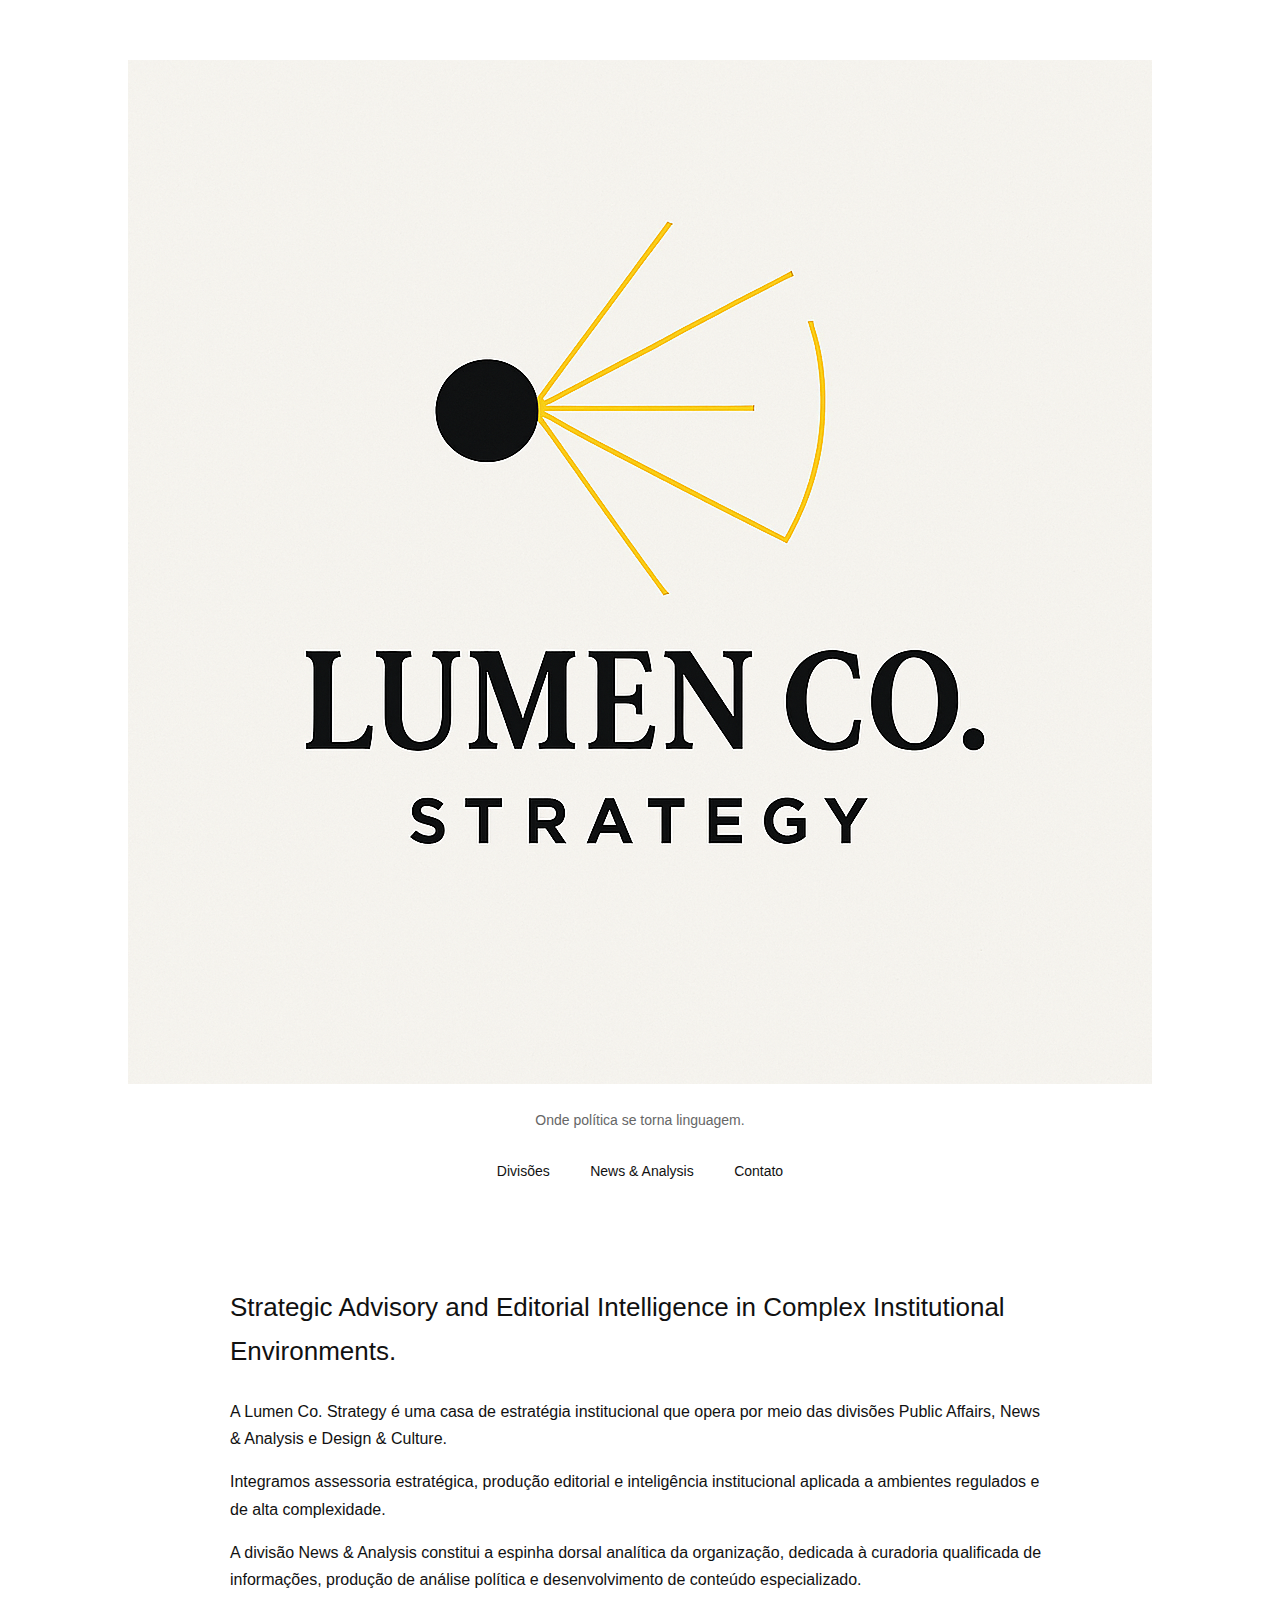
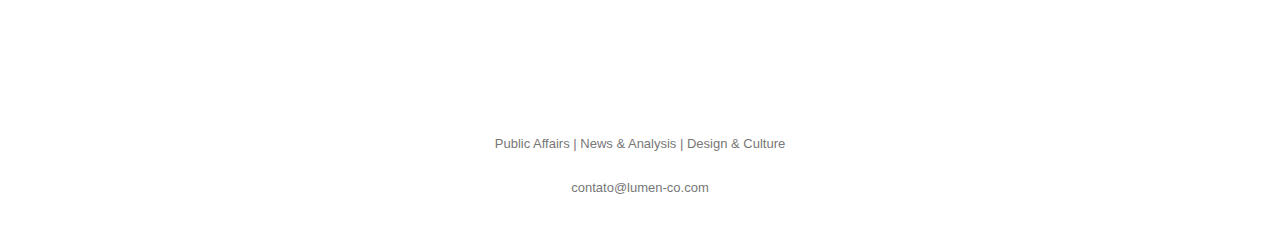
<file: index.html>
<!DOCTYPE html>
<html>
<head>
<meta charset="UTF-8">
<title>Lumen Co. Strategy</title>
<link rel="stylesheet" href="styles.css">
</head>
<body>

<header>
    <div class="logo">
    <img src="logo-lumen.png" alt="Lumen Co. Strategy">
</div>
    <div class="tagline">Onde política se torna linguagem.</div>

    <nav>
        <a href="divisoes.html">Divisões</a>
        <a href="news.html">News & Analysis</a>
        <a href="contato.html">Contato</a>
    </nav>
</header>

<div class="container">
    <h1>Strategic Advisory and Editorial Intelligence in Complex Institutional Environments.</h1>

    <p>
    A Lumen Co. Strategy é uma casa de estratégia institucional que opera por meio das divisões 
    Public Affairs, News & Analysis e Design & Culture.
    </p>

    <p>
    Integramos assessoria estratégica, produção editorial e inteligência institucional aplicada 
    a ambientes regulados e de alta complexidade.
    </p>

    <p>
    A divisão News & Analysis constitui a espinha dorsal analítica da organização, dedicada à 
    curadoria qualificada de informações, produção de análise política e desenvolvimento de 
    conteúdo especializado.
    </p>
</div>

<footer>
Public Affairs | News & Analysis | Design & Culture<br><br>
contato@lumen-co.com
</footer>

</body>
</html>
</file>
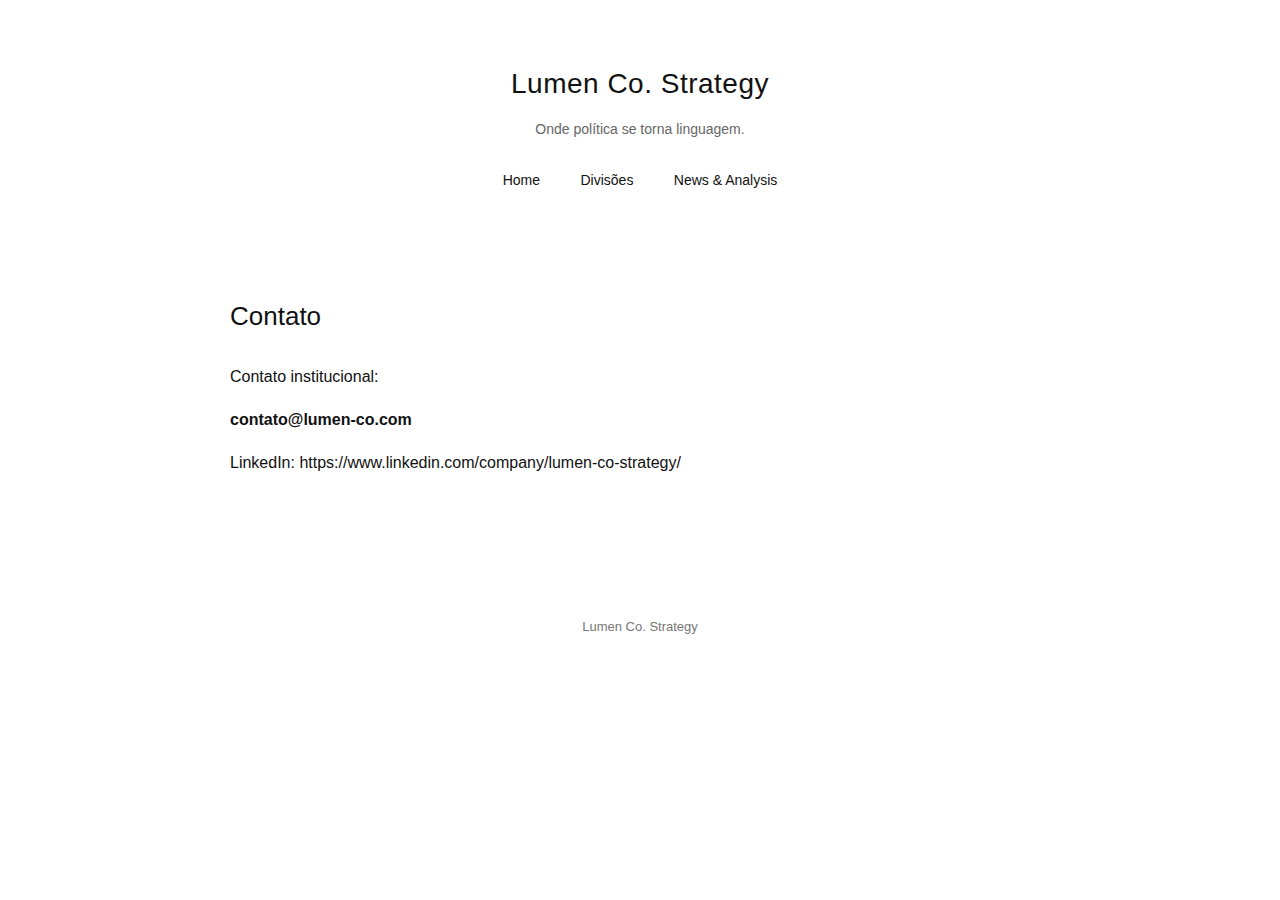
<file: contato.html>
<!DOCTYPE html>
<html>
<head>
<meta charset="UTF-8">
<title>Contato | Lumen Co. Strategy</title>
<link rel="stylesheet" href="styles.css">
</head>
<body>

<header>
    <div class="logo">Lumen Co. Strategy</div>
    <div class="tagline">Onde política se torna linguagem.</div>

    <nav>
        <a href="index.html">Home</a>
        <a href="divisoes.html">Divisões</a>
        <a href="news.html">News & Analysis</a>
    </nav>
</header>

<div class="container">

    <h1>Contato</h1>

    <p>
    Contato institucional:
    </p>

    <p>
    <strong>contato@lumen-co.com</strong>
    </p>

    <p>
    LinkedIn: https://www.linkedin.com/company/lumen-co-strategy/
    </p>

</div>

<footer>
Lumen Co. Strategy
</footer>

</body>
</html>
</file>
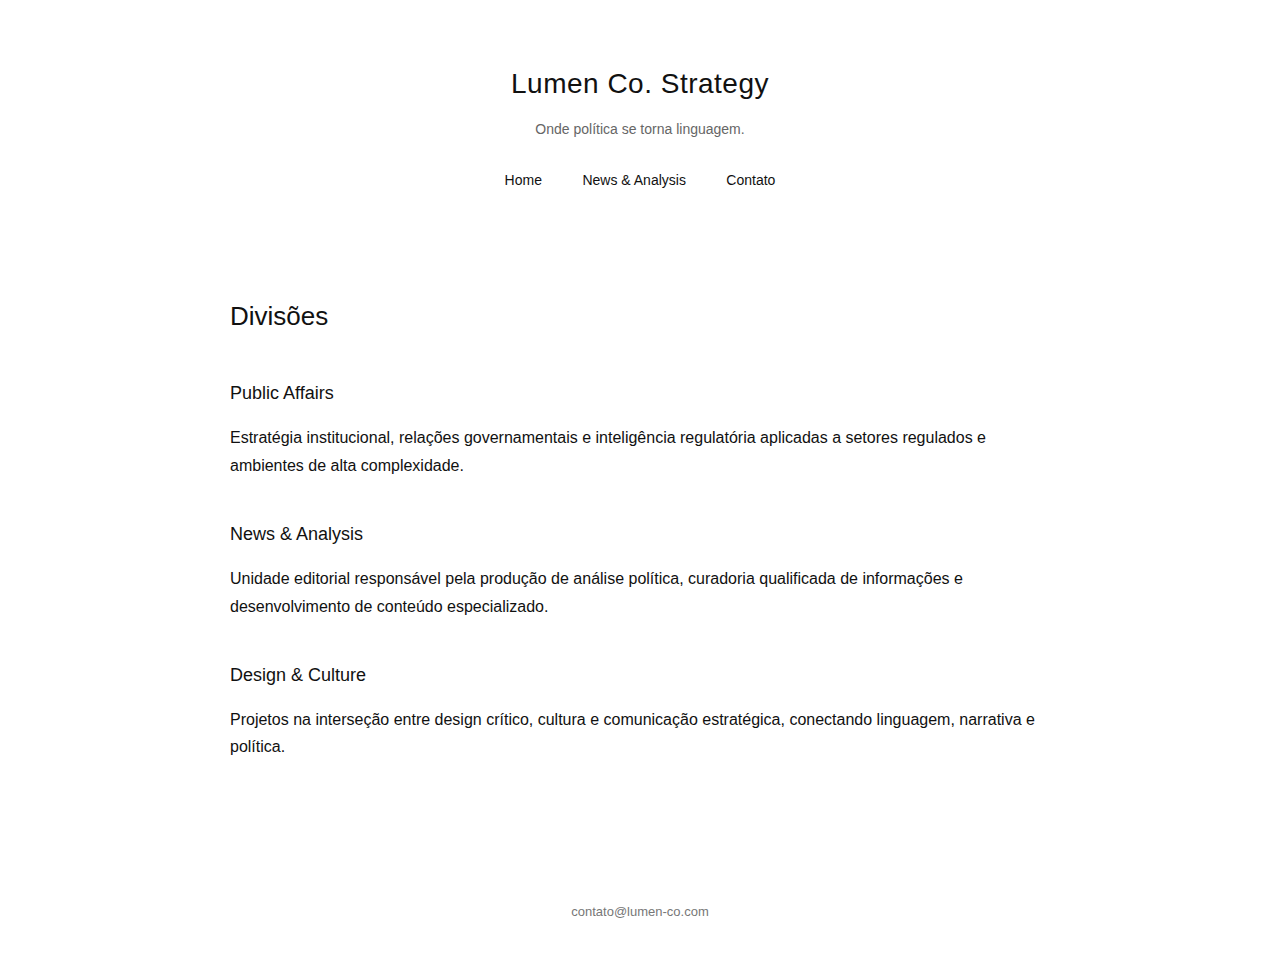
<file: divisoes.html>
<!DOCTYPE html>
<html>
<head>
<meta charset="UTF-8">
<title>Divisões | Lumen Co. Strategy</title>
<link rel="stylesheet" href="styles.css">
</head>
<body>

<header>
    <div class="logo">Lumen Co. Strategy</div>
    <div class="tagline">Onde política se torna linguagem.</div>

    <nav>
        <a href="index.html">Home</a>
        <a href="news.html">News & Analysis</a>
        <a href="contato.html">Contato</a>
    </nav>
</header>

<div class="container">

    <h1>Divisões</h1>

    <h2>Public Affairs</h2>
    <p>
    Estratégia institucional, relações governamentais e inteligência regulatória aplicadas a setores 
    regulados e ambientes de alta complexidade.
    </p>

    <h2>News & Analysis</h2>
    <p>
    Unidade editorial responsável pela produção de análise política, curadoria qualificada de informações 
    e desenvolvimento de conteúdo especializado.
    </p>

    <h2>Design & Culture</h2>
    <p>
    Projetos na interseção entre design crítico, cultura e comunicação estratégica, conectando linguagem, 
    narrativa e política.
    </p>

</div>

<footer>
contato@lumen-co.com
</footer>

</body>
</html>
</file>
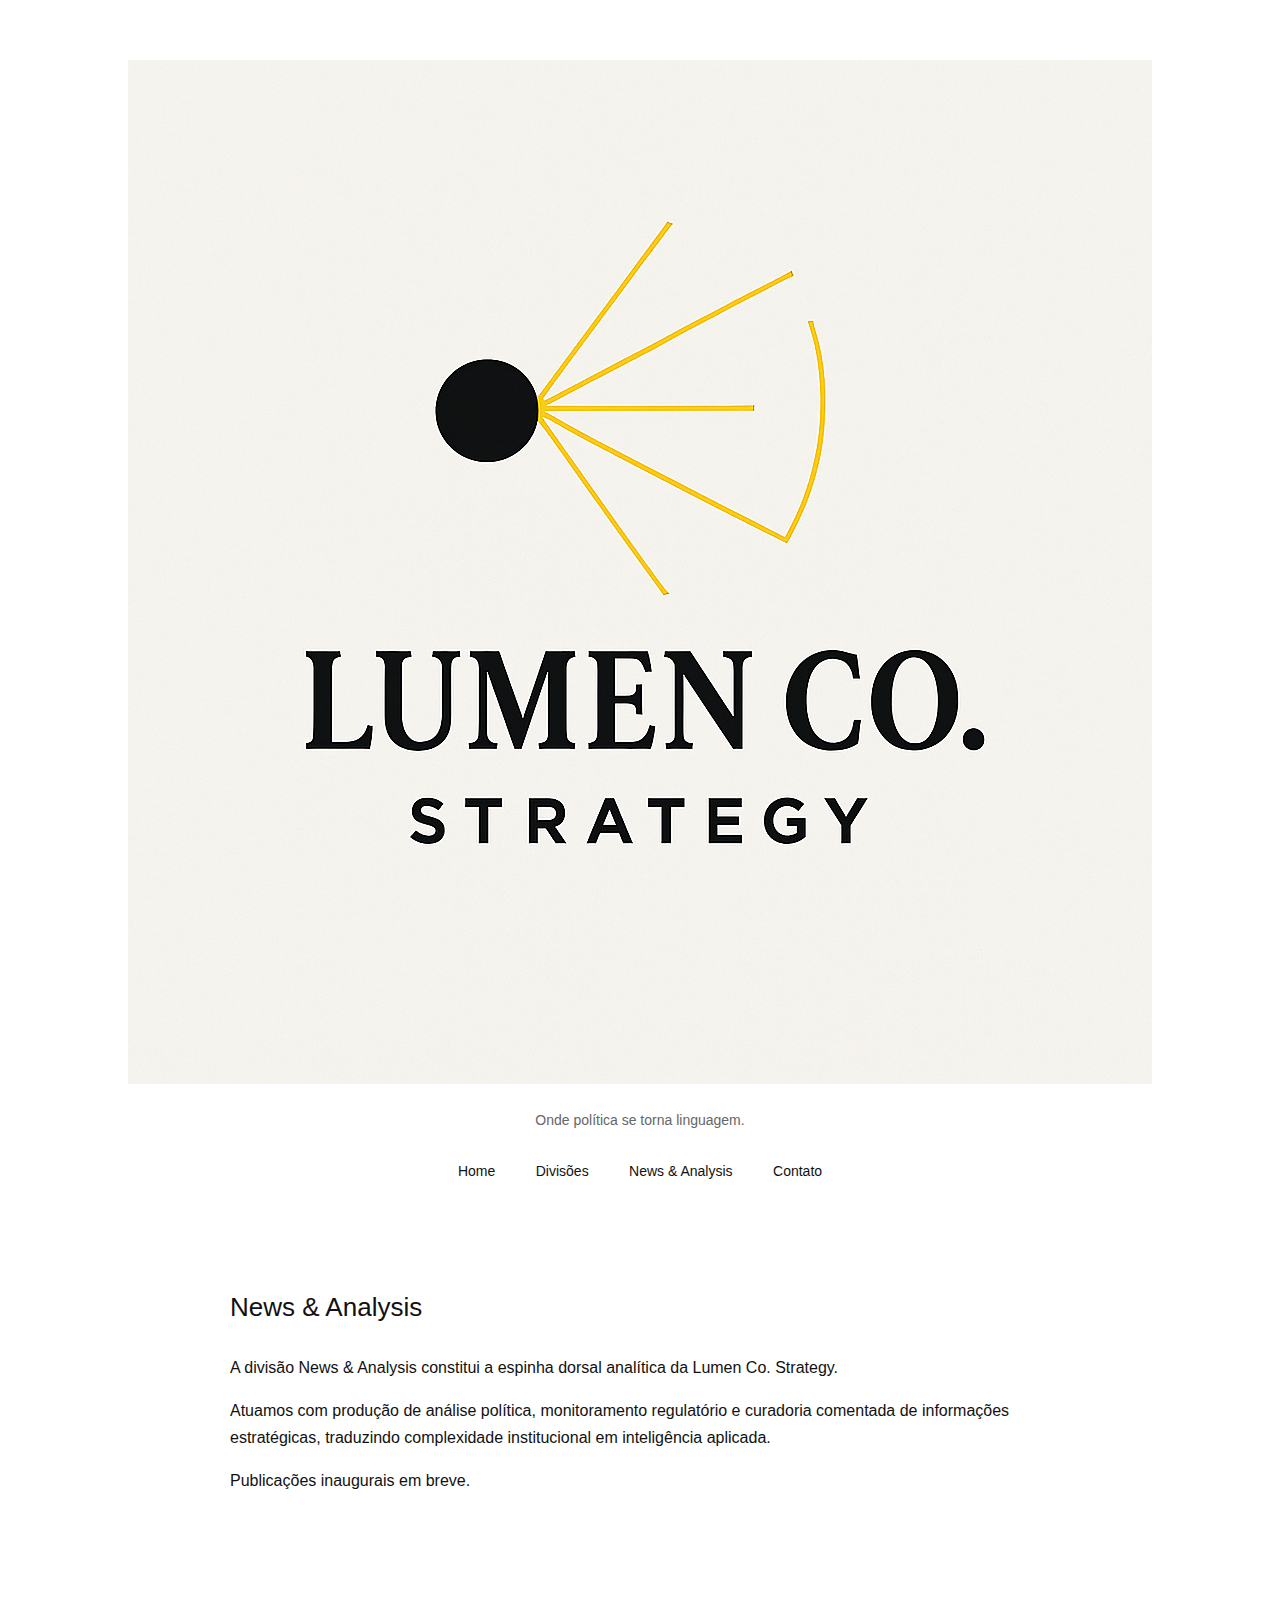
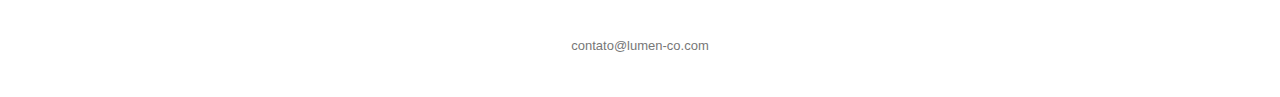
<file: news.html>
<!DOCTYPE html>
<html>
<head>
<meta charset="UTF-8">
<title>News & Analysis | Lumen Co. Strategy</title>
<link rel="stylesheet" href="styles.css">
</head>
<body>

<header>
    <div class="logo">
        <img src="logo-lumen.png" alt="Lumen Co. Strategy">
    </div>

    <div class="tagline">Onde política se torna linguagem.</div>

    <nav>
        <a href="index.html">Home</a>
        <a href="divisoes.html">Divisões</a>
        <a href="news.html">News & Analysis</a>
        <a href="contato.html">Contato</a>
    </nav>
</header>


<div class="container">

    <h1>News & Analysis</h1>

    <p>
    A divisão News & Analysis constitui a espinha dorsal analítica da Lumen Co. Strategy.
    </p>

    <p>
    Atuamos com produção de análise política, monitoramento regulatório e curadoria comentada 
    de informações estratégicas, traduzindo complexidade institucional em inteligência aplicada.
    </p>

    <p>
    Publicações inaugurais em breve.
    </p>

</div>

<footer>
contato@lumen-co.com
</footer>

</body>
</html>
</file>
<file: styles.css>
body {
    font-family: -apple-system, BlinkMacSystemFont, "Segoe UI", Roboto, sans-serif;
    margin: 0;
    padding: 0;
    background: #ffffff;
    color: #111111;
    line-height: 1.7;
}

header {
    padding: 60px 20px 30px 20px;
    text-align: center;
}

.logo {
    font-size: 28px;
    font-weight: 500;
    letter-spacing: 0.5px;
}

.tagline {
    margin-top: 10px;
    font-size: 14px;
    color: #666;
}

nav {
    margin-top: 25px;
}

nav a {
    margin: 0 18px;
    text-decoration: none;
    color: #111;
    font-size: 14px;
    font-weight: 500;
}

nav a:hover {
    opacity: 0.6;
}

.container {
    max-width: 820px;
    margin: 70px auto;
    padding: 0 20px;
}

h1 {
    font-size: 26px;
    font-weight: 500;
    margin-bottom: 25px;
}

h2 {
    font-size: 18px;
    margin-top: 40px;
    font-weight: 500;
}

footer {
    margin-top: 100px;
    padding: 40px;
    text-align: center;
    font-size: 13px;
    color: #777;
}
</file>
